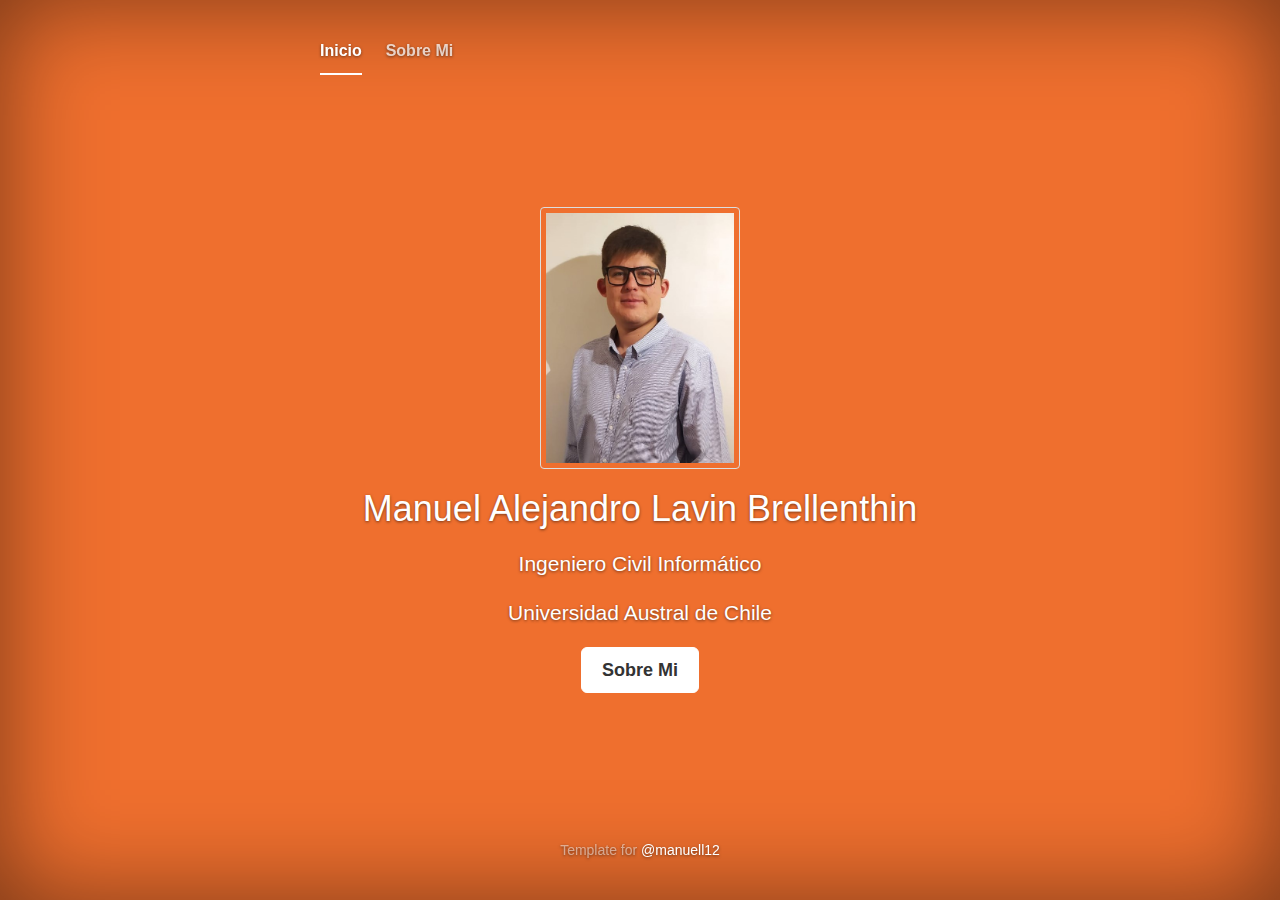
<file: index.html>
<!DOCTYPE html>
<html lang="en">
  <head>
    <meta charset="utf-8">
    <meta http-equiv="X-UA-Compatible" content="IE=edge">
    <meta name="viewport" content="width=device-width, initial-scale=1">
    <!-- The above 3 meta tags *must* come first in the head; any other head content must come *after* these tags -->
    <meta name="description" content="">
    <meta name="author" content="">

    <title>Manuel Lavin</title>
    <link rel="shortcut icon" href="asset/src/perfil.ico">
    <!-- Bootstrap core CSS -->
    <link href="asset/css/bootstrap.min.css" rel="stylesheet">

    <!-- IE10 viewport hack for Surface/desktop Windows 8 bug -->
    <link href="asset/css/ie10-viewport-bug-workaround.css" rel="stylesheet">

    <!-- Custom styles for this template -->
    <link href="asset/css/cover.css" rel="stylesheet">

    <!-- Just for debugging purposes. Don't actually copy these 2 lines! -->
    <!--[if lt IE 9]><script src="../../assets/js/ie8-responsive-file-warning.js"></script><![endif]-->
    <script src="asset/js/ie-emulation-modes-warning.js"></script>

    <!-- HTML5 shim and Respond.js for IE8 support of HTML5 elements and media queries -->
    <!--[if lt IE 9]>
      <script src="https://oss.maxcdn.com/html5shiv/3.7.3/html5shiv.min.js"></script>
      <script src="https://oss.maxcdn.com/respond/1.4.2/respond.min.js"></script>
    <![endif]-->
  </head>

  <body>

    <div class="site-wrapper">

      <div class="site-wrapper-inner">

        <div class="cover-container">

          <div class="masthead clearfix">
            <div class="inner">
              <nav>
                <ul class="nav masthead-nav">
                  <li class="active"><a href="index.html">Inicio</a></li>
                  <li><a href="sobremi.html">Sobre Mi</a></li>
                </ul>
              </nav>
            </div>
          </div>

          <div class="inner cover">
            <br>
            <br>
            <img src="asset/src/perfil.jpeg" alt="Perfil image" width="200" height="250">
            <h1 class="cover-heading">Manuel Alejandro Lavin Brellenthin</h1>
            <h2 class="lead">Ingeniero Civil Informático</h2>
            <h2 class="lead">Universidad Austral de Chile</h2>
            <p class="lead">
              <a href="sobremi.html" class="btn btn-lg btn-default">Sobre Mi</a>
            </p>
          </div>
          <br>
          <div class="mastfoot">
            <div class="inner">
              <p>Template for <a href="https://github.com/manuell12">@manuell12</a></p>
            </div>
          </div>

        </div>

      </div>

    </div>

    <!-- Bootstrap core JavaScript
    ================================================== -->
    <!-- Placed at the end of the document so the pages load faster -->
    <script src="https://ajax.googleapis.com/ajax/libs/jquery/1.12.4/jquery.min.js"></script>
    <script>window.jQuery || document.write('<script src="asset/plugins/jquery-1.11.3.min.js"><\/script>')</script>
    <script src="asset/js/bootstrap.min.js"></script>
    <!-- IE10 viewport hack for Surface/desktop Windows 8 bug -->
    <script src="asset/js/ie-emulation-modes-warning.js"></script>
  </body>
</html>
</file>
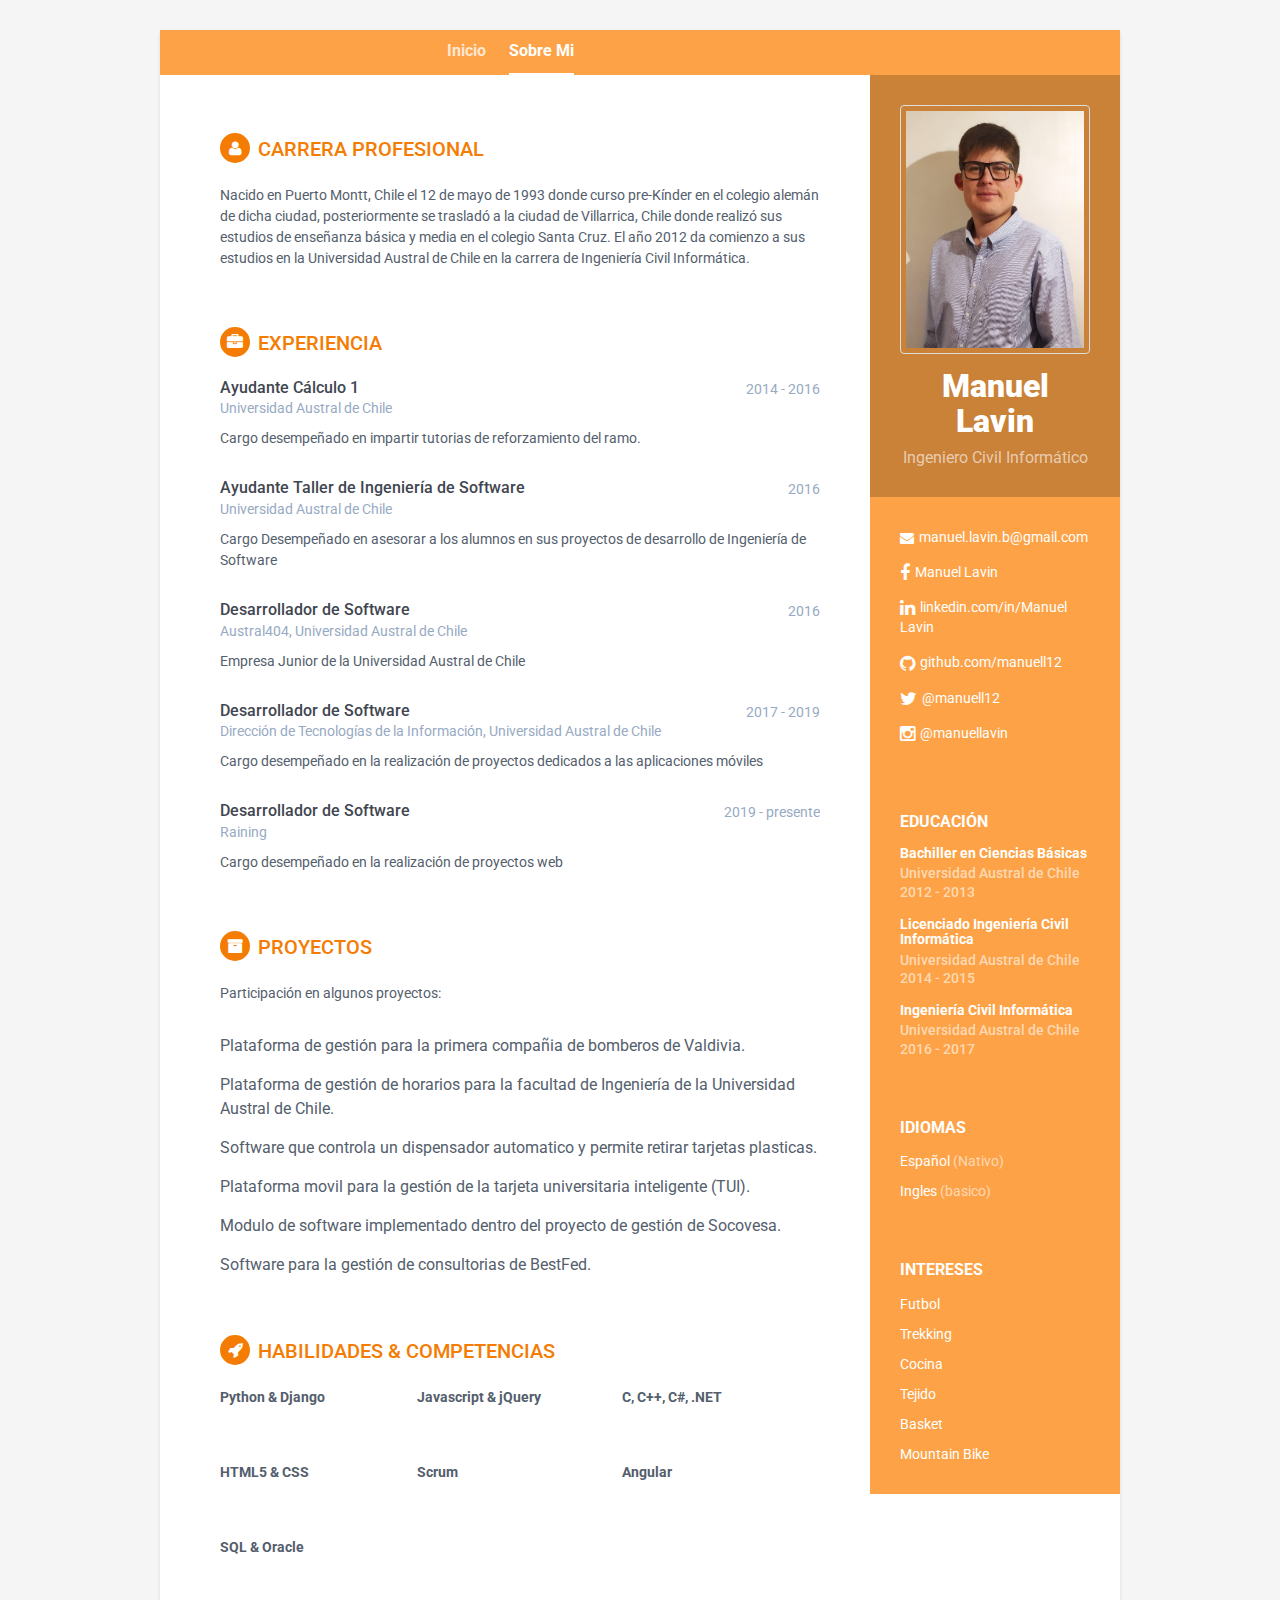
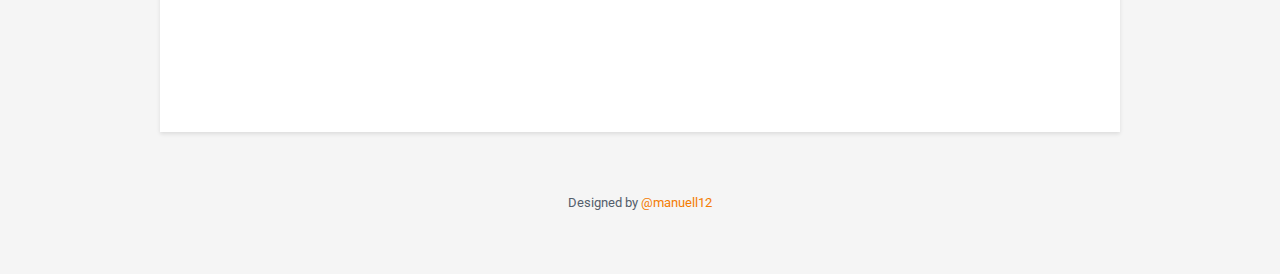
<file: sobremi.html>
<!DOCTYPE html>
<!--[if IE 8]> <html lang="en" class="ie8"> <![endif]-->  
<!--[if IE 9]> <html lang="en" class="ie9"> <![endif]-->  
<!--[if !IE]><!--> <html lang="en"> <!--<![endif]-->  
<head>
    <title>Sobre Mi</title>
    <!-- Meta -->
    <meta charset="utf-8">
    <meta http-equiv="X-UA-Compatible" content="IE=edge">
    <meta name="viewport" content="width=device-width, initial-scale=1.0">
    <meta name="description" content="Responsive HTML5 Resume/CV Template for Developers">
    <meta name="author" content="Xiaoying Riley at 3rd Wave Media">    
    <link rel="shortcut icon" href="asset/src/perfil.ico">  
    <link href='https://fonts.googleapis.com/css?family=Roboto:400,500,400italic,300italic,300,500italic,700,700italic,900,900italic' rel='stylesheet' type='text/css'>
    <!-- Global CSS -->
    <link rel="stylesheet" href="asset/plugins/bootstrap/css/bootstrap.min.css">   
    <!-- Plugins CSS -->
    <link rel="stylesheet" href="asset/plugins/font-awesome/css/font-awesome.css">
    <!-- Theme CSS -->  
    <link id="theme-style" rel="stylesheet" href="asset/css/styles-5.css">
    <!-- HTML5 shim and Respond.js for IE8 support of HTML5 elements and media queries -->
    <!--[if lt IE 9]>
      <script src="https://oss.maxcdn.com/html5shiv/3.7.2/html5shiv.min.js"></script>
      <script src="https://oss.maxcdn.com/respond/1.4.2/respond.min.js"></script>
    <![endif]-->
    <style>
        .liquidFillGaugeText { font-family: Helvetica; font-weight: bold; }
    </style>
</head> 

<body>
    <div class="wrapper">
        <div class="masthead clearfix">
            <div class="inner">
                <nav>
                        <ul class="nav masthead-nav">
                        <li><a href="index.html">Inicio</a></li>
                        <li class="active"><a href="sobremi.html">Sobre Mi</a></li>
                    </ul>
                </nav>
            </div>
            </div>
        <div class="sidebar-wrapper">
            <div class="profile-container">
                <img class="profile" src="asset/src/perfil.jpeg" alt="Perfil image" width="200" height="250" />
                <h1 class="name">Manuel Lavin</h1>
                <h3 class="tagline">Ingeniero Civil Informático</h3>
            </div><!--//profile-container-->
            
            <div class="contact-container container-block">
                <ul class="list-unstyled contact-list">
                    <li class="email"><i class="fa fa-envelope"></i><a href="mailto:yourname@email.com">manuel.lavin.b@gmail.com</a></li>
                    <li class="facebook"><i class="fa fa-facebook"></i><a href="https://www.facebook.com/xelbol" target="_blank">Manuel Lavin</a></li>
                    <li class="linkedin"><i class="fa fa-linkedin"></i><a href="https://cl.linkedin.com/in/manuel-lavin-15055356" target="_blank">linkedin.com/in/Manuel Lavin</a></li>
                    <li class="github"><i class="fa fa-github"></i><a href="https://github.com/manuell12" target="_blank">github.com/manuell12</a></li>
                    <li class="twitter"><i class="fa fa-twitter"></i><a href="https://twitter.com/manuell12" target="_blank">@manuell12</a></li>
                    <li class="instagram"><i class="fa fa-instagram"></i><a href="https://instagram.com/manuellavin" target="_blank">@manuellavin</a></li>
                </ul>
            </div><!--//contact-container-->
            <div class="education-container container-block">
                <h2 class="container-block-title">Educación</h2>
                <div class="item">
                    <h4 class="degree">Bachiller en Ciencias Básicas</h4>
                    <h5 class="meta">Universidad Austral de Chile</h5>
                    <div class="time">2012 - 2013</div>
                </div><!--//item-->
                <div class="item">
                    <h4 class="degree">Licenciado Ingeniería Civil Informática</h4>
                    <h5 class="meta">Universidad Austral de Chile</h5>
                    <div class="time">2014 - 2015</div>
                </div><!--//item-->
                <div class="item">
                    <h4 class="degree">Ingeniería Civil Informática</h4>
                    <h5 class="meta">Universidad Austral de Chile</h5>
                    <div class="time">2016 - 2017</div>
                </div><!--//item-->
            </div><!--//education-container-->
            
            <div class="languages-container container-block">
                <h2 class="container-block-title">Idiomas</h2>
                <ul class="list-unstyled interests-list">
                    <li>Español <span class="lang-desc">(Nativo)</span></li>
                    <li>Ingles <span class="lang-desc">(basico)</span></li>
                </ul>
            </div><!--//interests-->
            
            <div class="interests-container container-block">
                <h2 class="container-block-title">Intereses</h2>
                <ul class="list-unstyled interests-list">
                    <li>Futbol</li>
                    <li>Trekking</li>
                    <li>Cocina</li>
                    <li>Tejido</li>
                    <li>Basket</li>
                    <li>Mountain Bike</li>
                </ul>
            </div><!--//interests-->
            
        </div><!--//sidebar-wrapper-->
        
        <div class="main-wrapper">
            
            <section class="section summary-section">
                <h2 class="section-title"><i class="fa fa-user"></i>Carrera Profesional</h2>
                <div class="summary">
                    <p>Nacido en Puerto Montt, Chile el 12 de mayo de 1993 donde curso pre-Kínder en el colegio alemán de dicha ciudad, posteriormente se trasladó a la ciudad de Villarrica, Chile donde realizó sus estudios de enseñanza básica y media en el colegio Santa Cruz. El año 2012 da comienzo a sus estudios en la Universidad Austral de Chile en la carrera de Ingeniería Civil Informática.</p>
                </div><!--//summary-->
            </section><!--//section-->
            
            <section class="section experiences-section">
                <h2 class="section-title"><i class="fa fa-briefcase"></i>Experiencia</h2>
                
                <div class="item">
                    <div class="meta">
                        <div class="upper-row">
                            <h3 class="job-title">Ayudante Cálculo 1</h3>
                            <div class="time">2014 - 2016</div>
                        </div><!--//upper-row-->
                        <div class="company">Universidad Austral de Chile</div>
                    </div><!--//meta-->
                    <div class="details">
                        <p>Cargo desempeñado en impartir tutorias de reforzamiento del ramo.</p>  
                    </div><!--//details-->
                </div><!--//item-->
                
                <div class="item">
                    <div class="meta">
                        <div class="upper-row">
                            <h3 class="job-title">Ayudante Taller de Ingeniería de Software</h3>
                            <div class="time">2016</div>
                        </div><!--//upper-row-->
                        <div class="company">Universidad Austral de Chile</div>
                    </div><!--//meta-->
                    <div class="details">
                        <p>Cargo Desempeñado en asesorar a los alumnos en sus proyectos de 
                        desarrollo de Ingeniería de Software</p>  
                    </div><!--//details-->
                </div><!--//item-->
                
                <div class="item">
                    <div class="meta">
                        <div class="upper-row">
                            <h3 class="job-title">Desarrollador de Software</h3>
                            <div class="time">2016</div>
                        </div><!--//upper-row-->
                        <div class="company">Austral404, Universidad Austral de Chile</div>
                    </div><!--//meta-->
                    <div class="details">
                        <p>Empresa Junior de la Universidad Austral de Chile</p>  
                    </div><!--//details-->
                </div><!--//item-->
                
                <div class="item">
                    <div class="meta">
                        <div class="upper-row">
                            <h3 class="job-title">Desarrollador de Software</h3>
                            <div class="time">2017 - 2019</div>
                        </div><!--//upper-row-->
                        <div class="company">Dirección de Tecnologías de la Información, Universidad Austral de Chile</div>
                    </div><!--//meta-->
                    <div class="details">
                        <p>Cargo desempeñado en la realización de proyectos dedicados a las aplicaciones móviles</p>  
                    </div><!--//details-->
                </div><!--//item-->

                <div class="item">
                    <div class="meta">
                        <div class="upper-row">
                            <h3 class="job-title">Desarrollador de Software</h3>
                            <div class="time">2019 - presente</div>
                        </div><!--//upper-row-->
                        <div class="company">Raining</div>
                    </div><!--//meta-->
                    <div class="details">
                        <p>Cargo desempeñado en la realización de proyectos web</p>  
                    </div><!--//details-->
                </div><!--//item-->

            </section><!--//section-->
            
            <section class="section projects-section">
                <h2 class="section-title"><i class="fa fa-archive"></i>Proyectos</h2>
                <div class="intro">
                    <p>Participación en algunos proyectos:</p>
                </div><!--//intro-->
                <div class="item">
                    <span class="project-title"><p>Plataforma de gestión para la primera compañia de bomberos de Valdivia.</p>
                    </span>
                </div><!--//item-->
                <div class="item">
                    <span class="project-title"><p>Plataforma de gestión de horarios para la facultad de Ingeniería de la
                        Universidad Austral de Chile.</p></span>
                </div><!--//item-->
                <div class="item">
                    <span class="project-title"><p>Software que controla un dispensador automatico y permite retirar 
                    tarjetas plasticas.</p></span>
                </div><!--//item-->
                <div class="item">
                    <span class="project-title"><p>Plataforma movil para la gestión de la tarjeta universitaria inteligente (TUI).</p></span>
                </div><!--//item-->
                <div class="item">
                    <span class="project-title"><p>Modulo de software implementado dentro del proyecto de gestión de Socovesa.</p></span>
                </div><!--//item-->
                <div class="item">
                    <span class="project-title"><p>Software para la gestión de consultorias de BestFed.</p></span>
                </div><!--//item-->
            </section><!--//section-->
            
            <section class="skills-section section">
                <h2 class="section-title"><i class="fa fa-rocket"></i>Habilidades &amp; Competencias</h2>
                <table style="width:100%">
                  <tr>
                    <th>Python &amp; Django</th>
                    <th>Javascript &amp; jQuery</th> 
                    <th>C, C++, C#, .NET</th>
                  </tr>
                  <tr>
                    <td><svg id="fillgauge1" width="30%" height="50"></svg></td>
                    <td><svg id="fillgauge2" width="30%" height="50"></svg></td> 
                    <td><svg id="fillgauge3" width="30%" height="50"></svg></td>
                  </tr>
                  <tr>
                      <th>HTML5 &amp; CSS</th>
                      <th>Scrum</th>
                      <th>Angular</th>
                  </tr>
                  <tr>
                      <td><svg id="fillgauge4" width="30%" height="50"></svg></td>
                      <td><svg id="fillgauge5" width="30%" height="50"></svg></td>
                      <td><svg id="fillgauge6" width="30%" height="50"></svg></td>
                  </tr>
                  <tr>
                      <th>SQL &amp; Oracle</th>
                  </tr>
                  <tr>
                      <td><svg id="fillgauge7" width="30%" height="50"></svg></td>
                  </tr>
                </table>
            </section><!--//skills-section-->
        </div><!--//main-body-->
    </div>
 
    <footer class="footer">
        <div class="text-center">
                <small class="copyright">Designed by <a href="https://github.com/manuell12" target="_blank">@manuell12</a></small>
        </div><!--//container-->
    </footer><!--//footer-->
 
    <!-- Javascript -->          
    <script type="text/javascript" src="asset/plugins/jquery-1.11.3.min.js"></script>
    <script type="text/javascript" src="asset/plugins/bootstrap/js/bootstrap.min.js"></script>    
    <!-- graphic -->
    <script src="https://d3js.org/d3.v3.min.js" language="JavaScript"></script>
    <script src="asset/js/liquidFillGauge.js" language="JavaScript"></script>
    <script language="JavaScript">
    var config1 = liquidFillGaugeDefaultSettings();
    config1.circleColor = "#FE9A2E";
    config1.textColor = "#FF8000";
    config1.waveTextColor = "#B45F04";
    config1.waveColor = "#F7BE81";
    //config1.circleThickness = 0.2;
    //config1.textVertPosition = 0.2;
    //config1.waveAnimateTime = 1000;
    var gauge1 = loadLiquidFillGauge("fillgauge1", 80, config1);
    var gauge1 = loadLiquidFillGauge("fillgauge2", 80, config1);
    var gauge1 = loadLiquidFillGauge("fillgauge3", 85, config1);
    var gauge1 = loadLiquidFillGauge("fillgauge4", 80, config1);
    var gauge1 = loadLiquidFillGauge("fillgauge5", 80, config1);
    var gauge1 = loadLiquidFillGauge("fillgauge6", 80, config1);
    var gauge1 = loadLiquidFillGauge("fillgauge7", 80, config1);
    </script>           
</body>
</html>
</file>
<file: asset/css/cover.css>
/*
 * Globals
 */

/* Links */
a,
a:focus,
a:hover {
  color: #fff;
}

/* Custom default button */
.btn-default,
.btn-default:hover,
.btn-default:focus {
  color: #333;
  text-shadow: none; /* Prevent inheritance from `body` */
  background-color: #fff;
  border: 1px solid #fff;
}


img {
    max-width: 100%;
    height: auto;
    border: 1px solid #ddd;
    border-radius: 4px;
    padding: 5px;
}


/*
 * Base structure
 */

html,
body {
  height: 100%;
  background-color: #EF6F2E;
}
body {
  color: #fff;
  text-align: center;
  text-shadow: 0 1px 3px rgba(0,0,0,.5);
}

/* Extra markup and styles for table-esque vertical and horizontal centering */
.site-wrapper {
  display: table;
  width: 100%;
  height: 100%; /* For at least Firefox */
  min-height: 100%;
  -webkit-box-shadow: inset 0 0 100px rgba(0,0,0,.5);
          box-shadow: inset 0 0 100px rgba(0,0,0,.5);
}
.site-wrapper-inner {
  display: table-cell;
  vertical-align: top;
}
.cover-container {
  margin-right: auto;
  margin-left: auto;
}

/* Padding for spacing */
.inner {
  padding: 30px;
}


/*
 * Header
 */
.masthead-brand {
  margin-top: 10px;
  margin-bottom: 10px;
}

.masthead-nav > li {
  display: inline-block;
}
.masthead-nav > li + li {
  margin-left: 20px;
}
.masthead-nav > li > a {
  padding-right: 0;
  padding-left: 0;
  font-size: 16px;
  font-weight: bold;
  color: #fff; /* IE8 proofing */
  color: rgba(255,255,255,.75);
  border-bottom: 2px solid transparent;
}
.masthead-nav > li > a:hover,
.masthead-nav > li > a:focus {
  background-color: transparent;
  border-bottom-color: #a9a9a9;
  border-bottom-color: rgba(255,255,255,.25);
}
.masthead-nav > .active > a,
.masthead-nav > .active > a:hover,
.masthead-nav > .active > a:focus {
  color: #fff;
  border-bottom-color: #fff;
}

@media (min-width: 768px) {
  .masthead-brand {
    float: left;
  }
  .masthead-nav {
    float: right;
  }
}


/*
 * Cover
 */

.cover {
  padding: 0 20px;
}
.cover .btn-lg {
  padding: 10px 20px;
  font-weight: bold;
}



/*
 * Footer
 */

.mastfoot {
  color: #999; /* IE8 proofing */
  color: rgba(255,255,255,.5);

}

.nav {
  position: absolute;

}

/*
 * Affix and center
 */

@media (min-width: 768px) {
  /* Pull out the header and footer */
  .masthead {
    position: fixed;
    top: 0;
  }
  .mastfoot {
    position: fixed;
    bottom: 0;
  }
  /* Start the vertical centering */
  .site-wrapper-inner {
    vertical-align: middle;
  }
  /* Handle the widths */
  .masthead,
  .mastfoot,
  .cover-container {
    width: 100%; /* Must be percentage or pixels for horizontal alignment */
  }
}

@media (min-width: 992px) {
  .masthead,
  .mastfoot,
  .cover-container {
    width: 700px;
  }
}
</file>
<file: asset/css/styles-5.css>
/*   
 * Template Name: Orbit - Responsive Resume/CV Template for Developers
 * Version: 1.0
 * Author: Xiaoying Riley
 * Twitter: @3rdwave_themes
 * License: Creative Commons Attribution 3.0 License
 * Website: http://themes.3rdwavemedia.com/
*/
/* styles-5.css */
/* ======= Base ======= */
body {
  font-family: 'Roboto', sans-serif;
  color: #545E6C;
  background: #f5f5f5;
  font-size: 14px;
  padding: 30px;
  -webkit-font-smoothing: antialiased;
  -moz-osx-font-smoothing: grayscale;
}
h1,
h2,
h3,
h4,
h5,
h6 {
  font-weight: 700;
}
a {
  color: #f47c03;
  -webkit-transition: all 0.4s ease-in-out;
  -moz-transition: all 0.4s ease-in-out;
  -ms-transition: all 0.4s ease-in-out;
  -o-transition: all 0.4s ease-in-out;
}
a:hover {
  text-decoration: underline;
  color: #a85502;
}
a:focus {
  text-decoration: none;
}
p {
  line-height: 1.5;
}

/*
 * Header
 */

.masthead-brand {
  margin-top: 10px;
  margin-bottom: 10px;
}

.masthead-nav > li {
  display: inline-block;
}
.masthead-nav > li + li {
  margin-left: 20px;
}
.masthead-nav > li > a {
  padding-right: 0;
  padding-left: 0;
  font-size: 16px;
  font-weight: bold;
  color: #fff; /* IE8 proofing */
  color: rgba(255,255,255,.75);
  border-bottom: 2px solid transparent;
}
.masthead-nav > li > a:hover,
.masthead-nav > li > a:focus {
  background-color: transparent;
  border-bottom-color: #a9a9a9;
  border-bottom-color: rgba(255,255,255,.25);
}
.masthead-nav > .active > a,
.masthead-nav > .active > a:hover,
.masthead-nav > .active > a:focus {
  color: #fff;
  border-bottom-color: #fff;
}

@media (min-width: 768px) {
  .masthead-brand {
    float: center;
  }
  .masthead-nav {
    float: center;
  }
}

/*
 * Affix and center
 */

@media (min-width: 768px) {
  /* Pull out the header and footer */
  .masthead {
    position: relative;
    top: 0;
    text-align: center;
  }
  /* Handle the widths */
  .masthead{
    width: 100%; /* Must be percentage or pixels for horizontal alignment */
  }
}

@media (min-width: 992px) {
  .masthead{
    width: 700px;
  }

  /*resto del css del codigo*/

.wrapper {
  background: #FDA246;
  max-width: 960px;
  margin: 0 auto;
  position: relative;
  -webkit-box-shadow: 0px 2px 4px rgba(0, 0, 0, 0.1);
  -moz-box-shadow: 0px 2px 4px rgba(0, 0, 0, 0.1);
  box-shadow: 0px 2px 4px rgba(0, 0, 0, 0.1);
}
.sidebar-wrapper {
  background: #FDA246;
  position: absolute;
  right: 0;
  width: 250px;
  height: auto;
  min-height: 800px;
  color: #fff;
}
.sidebar-wrapper a {
  color: #fff;
}
.sidebar-wrapper .profile-container {
  padding: 30px;
  background: rgba(0, 0, 0, 0.2);
  text-align: center;
  color: #fff;
}
.sidebar-wrapper .name {
  font-size: 32px;
  font-weight: 900;
  margin-top: 0;
  margin-bottom: 10px;
}
.sidebar-wrapper .tagline {
  color: rgba(255, 255, 255, 0.6);
  font-size: 16px;
  font-weight: 400;
  margin-top: 0;
  margin-bottom: 0;
}
.sidebar-wrapper .profile {
  margin-bottom: 15px;
  max-width: 100%;
  height: auto;
  border: 1px solid #ddd;
  border-radius: 4px;
  padding: 5px;
}
.sidebar-wrapper .contact-list .fa {
  margin-right: 5px;
  font-size: 18px;
  vertical-align: middle;
}
.sidebar-wrapper .contact-list li {
  margin-bottom: 15px;
}
.sidebar-wrapper .contact-list li:last-child {
  margin-bottom: 0;
}
.sidebar-wrapper .contact-list .email .fa {
  font-size: 14px;
}
.sidebar-wrapper .container-block {
  padding: 30px;
}
.sidebar-wrapper .container-block-title {
  text-transform: uppercase;
  font-size: 16px;
  font-weight: 700;
  margin-top: 0;
  margin-bottom: 15px;
}
.sidebar-wrapper .degree {
  font-size: 14px;
  margin-top: 0;
  margin-bottom: 5px;
}
.sidebar-wrapper .education-container .item {
  margin-bottom: 15px;
}
.sidebar-wrapper .education-container .item:last-child {
  margin-bottom: 0;
}
.sidebar-wrapper .education-container .meta {
  color: rgba(255, 255, 255, 0.6);
  font-weight: 500;
  margin-bottom: 0px;
  margin-top: 0;
}
.sidebar-wrapper .education-container .time {
  color: rgba(255, 255, 255, 0.6);
  font-weight: 500;
  margin-bottom: 0px;
}
.sidebar-wrapper .languages-container .lang-desc {
  color: rgba(255, 255, 255, 0.6);
}
.sidebar-wrapper .languages-list {
  margin-bottom: 0;
}
.sidebar-wrapper .languages-list li {
  margin-bottom: 10px;
}
.sidebar-wrapper .languages-list li:last-child {
  margin-bottom: 0;
}
.sidebar-wrapper .interests-list {
  margin-bottom: 0;
}
.sidebar-wrapper .interests-list li {
  margin-bottom: 10px;
}
.sidebar-wrapper .interests-list li:last-child {
  margin-bottom: 0;
}
.main-wrapper {
  background: #fff;
  padding: 60px;
  padding-right: 300px;
}
.main-wrapper .section-title {
  text-transform: uppercase;
  font-size: 20px;
  font-weight: 500;
  color: #f47c03;
  position: relative;
  margin-top: 0;
  margin-bottom: 20px;
}
.main-wrapper .section-title .fa {
  width: 30px;
  height: 30px;
  margin-right: 8px;
  display: inline-block;
  color: #fff;
  -webkit-border-radius: 50%;
  -moz-border-radius: 50%;
  -ms-border-radius: 50%;
  -o-border-radius: 50%;
  border-radius: 50%;
  -moz-background-clip: padding;
  -webkit-background-clip: padding-box;
  background-clip: padding-box;
  background: #f47c03;
  text-align: center;
  padding-top: 8px;
  font-size: 16px;
  position: relative;
  top: -2px;
}
.main-wrapper .section {
  margin-bottom: 60px;
}
.main-wrapper .experiences-section .item {
  margin-bottom: 30px;
}
.main-wrapper .upper-row {
  position: relative;
  overflow: hidden;
  margin-bottom: 2px;
}
.main-wrapper .job-title {
  color: #3F4650;
  font-size: 16px;
  margin-top: 0;
  margin-bottom: 0;
  font-weight: 500;
}
.main-wrapper .time {
  position: absolute;
  right: 0;
  top: 0;
  color: #97AAC3;
}
.main-wrapper .company {
  margin-bottom: 10px;
  color: #97AAC3;
}
.main-wrapper .project-title {
  font-size: 16px;
  font-weight: 400;
  margin-top: 0;
  margin-bottom: 5px;
}
.main-wrapper .projects-section .intro {
  margin-bottom: 30px;
}
.main-wrapper .projects-section .item {
  margin-bottom: 15px;
}
.skillset .item {
  margin-bottom: 15px;
  overflow: hidden;
}
.skillset .level-title {
  font-size: 14px;
  margin-top: 0;
  margin-bottom: 12px;
}
.skillset .level-bar {
  height: 12px;
  background: #f5f5f5;
}
.skillset .level-bar-inner {
  height: 12px;
  background: #fec892;
}
.footer {
  padding: 30px;
  padding-top: 60px;
}
.footer .copyright {
  line-height: 1.6;
  color: #545E6C;
  font-size: 13px;
}
.footer .fa-heart {
  color: #fb866a;
}
/* Extra small devices (phones, less than 768px) */
@media (max-width: 767px) {
  .sidebar-wrapper {
    position: static;
    width: inherit;
  }
  .main-wrapper {
    padding: 30px;
  }
  .main-wrapper .time {
    position: static;
    display: block;
    margin-top: 5px;
  }
  .main-wrapper .upper-row {
    margin-bottom: 0;
  }
}
/* Small devices (tablets, 768px and up) */
/* Medium devices (desktops, 992px and up) */
@media (min-width: 992px) {
  .skillset .level-title {
    display: inline-block;
    float: left;
    width: 30%;
    margin-bottom: 0;
  }
  .skillset .level-bar {
    display: inline-block;
    width: 70%;
    float: left;
    position: relative;
    top: 1px;
  }
}
/* Large devices (large desktops, 1200px and up) */
/* Ex-Large devices (large desktops, 1200px and up) */
</file>
<file: asset/css/ie10-viewport-bug-workaround.css>
/*!
 * IE10 viewport hack for Surface/desktop Windows 8 bug
 * Copyright 2014-2015 Twitter, Inc.
 * Licensed under MIT (https://github.com/twbs/bootstrap/blob/master/LICENSE)
 */

/*
 * See the Getting Started docs for more information:
 * http://getbootstrap.com/getting-started/#support-ie10-width
 */
@-ms-viewport     { width: device-width; }
@-o-viewport      { width: device-width; }
@viewport         { width: device-width; }
</file>
